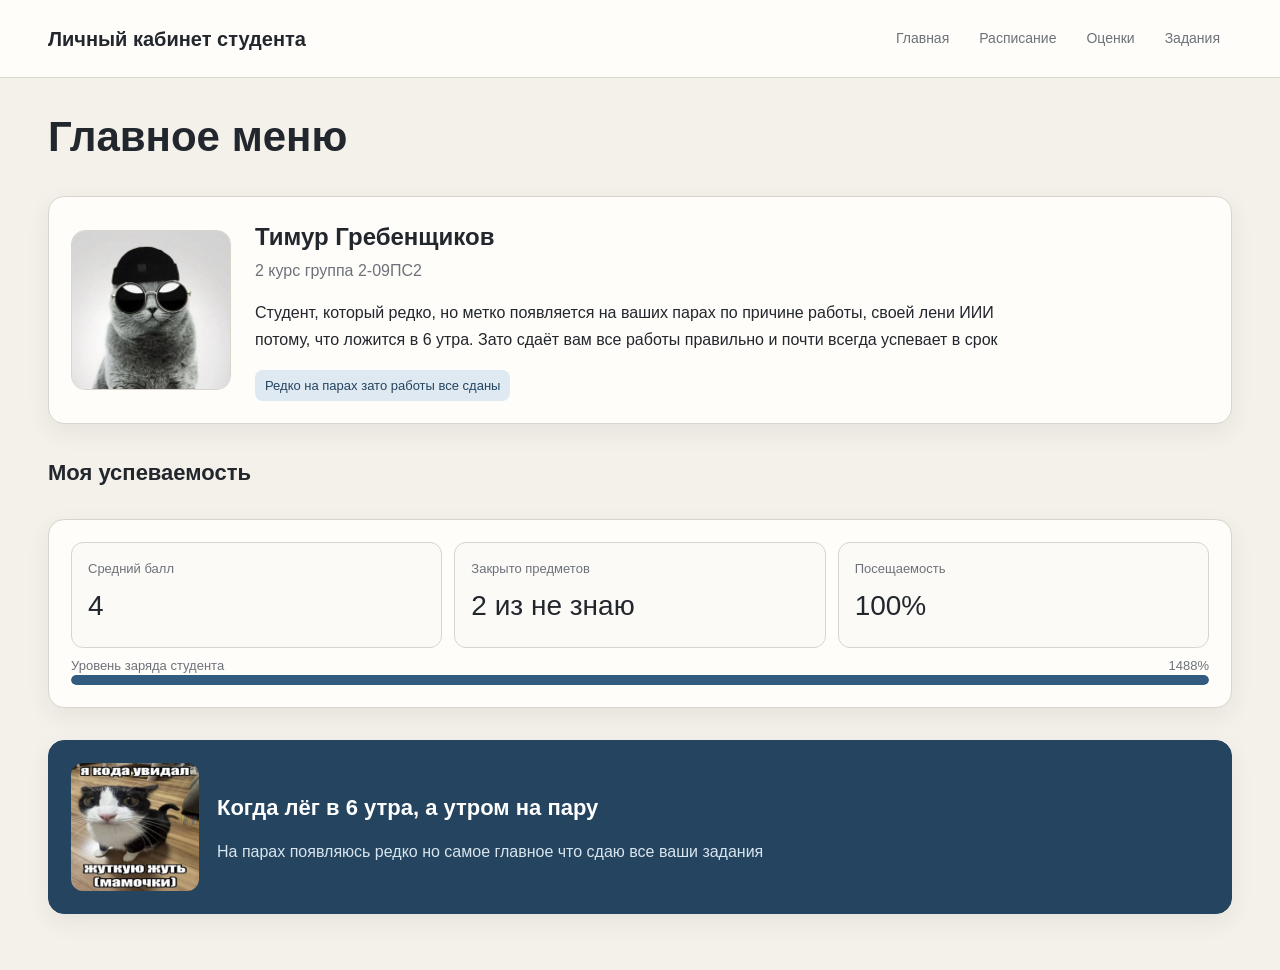
<file: index.html>
<!doctype html>
<html lang="ru">
<head>
    <meta charset="utf-8">
    <meta name="viewport" content="width=device-width, initial-scale=1">
    <title>Личный кабинет студента</title>
    <link rel="stylesheet" href="./css/style.css">
</head>
<body>
    <header class="header">
        <div class="head">
            <a class="logo" href="./index.html">Личный кабинет студента</a>
            <nav class="nav">
                <a href="./index.html">Главная</a>
                <a href="./schedule.html">Расписание</a>
                <a href="./grades.html">Оценки</a>
                <a href="./materials.html">Задания</a>
            </nav>
        </div>
    </header>

    <main class="main">
        <div class="title">
            <div>
                <h1>Главное меню</h1>
            </div>
        </div>

        <section class="card profile">
            <img class="avatar" src="./assets/images/crutost.png" alt="Это я">
            <div>
                <h2 class="name">Тимур Гребенщиков</h2>
                <p class="info">2 курс группа 2-09ПС2</p>
                <p class="about">
                    Студент, который редко, но метко появляется на ваших парах
                    по причине работы, своей лени ИИИ потому, что ложится в 6 утра.
                    Зато сдаёт вам все работы правильно и почти всегда успевает в срок
                </p>
                <span class="status">Редко на парах зато работы все сданы</span>
            </div>
        </section>

        <section class="block">
            <div class="line">
                <h2>Моя успеваемость</h2>
            </div>

            <div class="card">
                <div class="stats">
                    <div class="stat">
                        <div class="label">Средний балл</div>
                        <div class="number">4</div>
                    </div>
                    <div class="stat">
                        <div class="label">Закрыто предметов</div>
                        <div class="number">2 из не знаю</div>
                    </div>
                    <div class="stat">
                        <div class="label">Посещаемость</div>
                        <div class="number">100%</div>
                    </div>
                </div>

                <div class="battery">
                    <span>Уровень заряда студента</span>
                    <span>1488%</span>
                </div>
                <div class="progress">
                    <div class="bar" style="width: 100%;"></div>
                </div>
            </div>
        </section>

        <section class="block">
            <div class="card meme">
                <img src="./assets/images/strasnost.png" alt="Ужас, страшность">
                <div>
                    <h2>Когда лёг в 6 утра, а утром на пару</h2>
                    <p>
                        На парах появляюсь редко но самое главное что сдаю все ваши задания
                    </p>
                </div>
            </div>
        </section>
    </main>
    <script src="./js/main.js"></script>
</body>
</html>
</file>
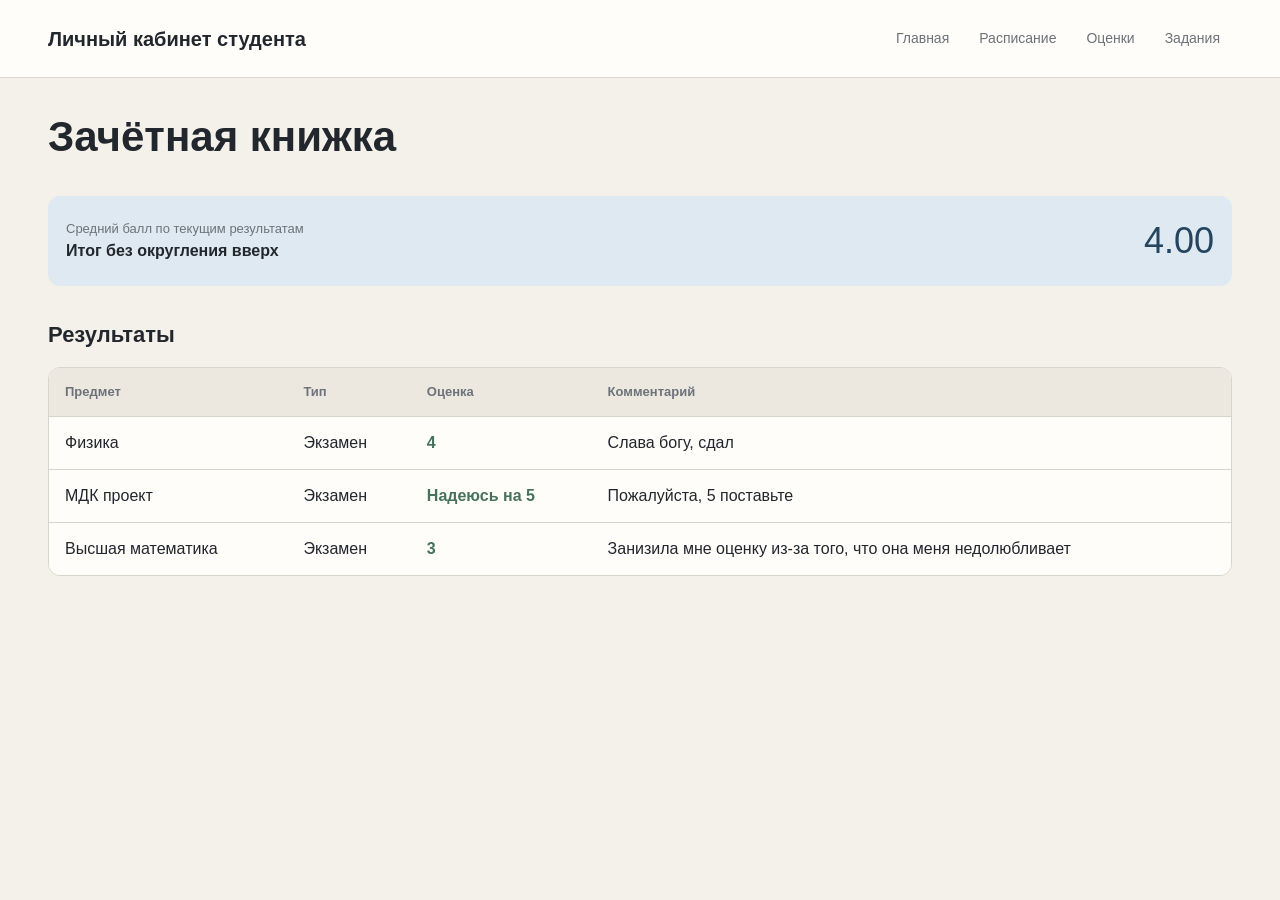
<file: grades.html>
<!doctype html>
<html lang="ru">
<head>
    <meta charset="utf-8">
    <meta name="viewport" content="width=device-width, initial-scale=1">
    <title>Оценки - Личный кабинет студента</title>
    <link rel="stylesheet" href="./css/style.css">
</head>
<body>
    <header class="header">
        <div class="head">
            <a class="logo" href="./index.html">Личный кабинет студента</a>
            <nav class="nav">
                <a href="./index.html">Главная</a>
                <a href="./schedule.html">Расписание</a>
                <a href="./grades.html">Оценки</a>
                <a href="./materials.html">Задания</a>
            </nav>
        </div>
    </header>

    <main class="main">
        <div class="title">
            <div>
                <h1>Зачётная книжка</h1>
            </div>
        </div>

        <div class="average">
            <div>
                <div class="gray small">Средний балл по текущим результатам</div>
                <strong>Итог без округления вверх</strong>
            </div>
            <div id="average-value" class="average-number">—</div>
        </div>

        <section class="block">
            <div class="tools">
                <h2>Результаты</h2>
            </div>

            <div class="table-box">
                <table>
                    <thead>
                        <tr>
                            <th>Предмет</th>
                            <th>Тип</th>
                            <th>Оценка</th>
                            <th>Комментарий</th>
                        </tr>
                    </thead>
                    <tbody>
                        <tr data-grade-row data-grade="4">
                            <td>Физика</td>
                            <td>Экзамен</td>
                            <td class="good">4</td>
                            <td>Слава богу, сдал</td>
                        </tr>
                        <tr data-grade-row data-grade="5">
                            <td>МДК проект</td>
                            <td>Экзамен</td>
                            <td class="good">Надеюсь на 5</td>
                            <td>Пожалуйста, 5 поставьте</td>
                        </tr>
                        <tr data-grade-row data-grade="3">
                            <td>Высшая математика</td>
                            <td>Экзамен</td>
                            <td class="good">3</td>
                            <td>Занизила мне оценку из-за того, что она меня недолюбливает</td>
                        </tr>
                    </tbody>
                </table>
            </div>
        </section>
    </main>
    <script src="./js/main.js"></script>
</body>
</html>
</file>
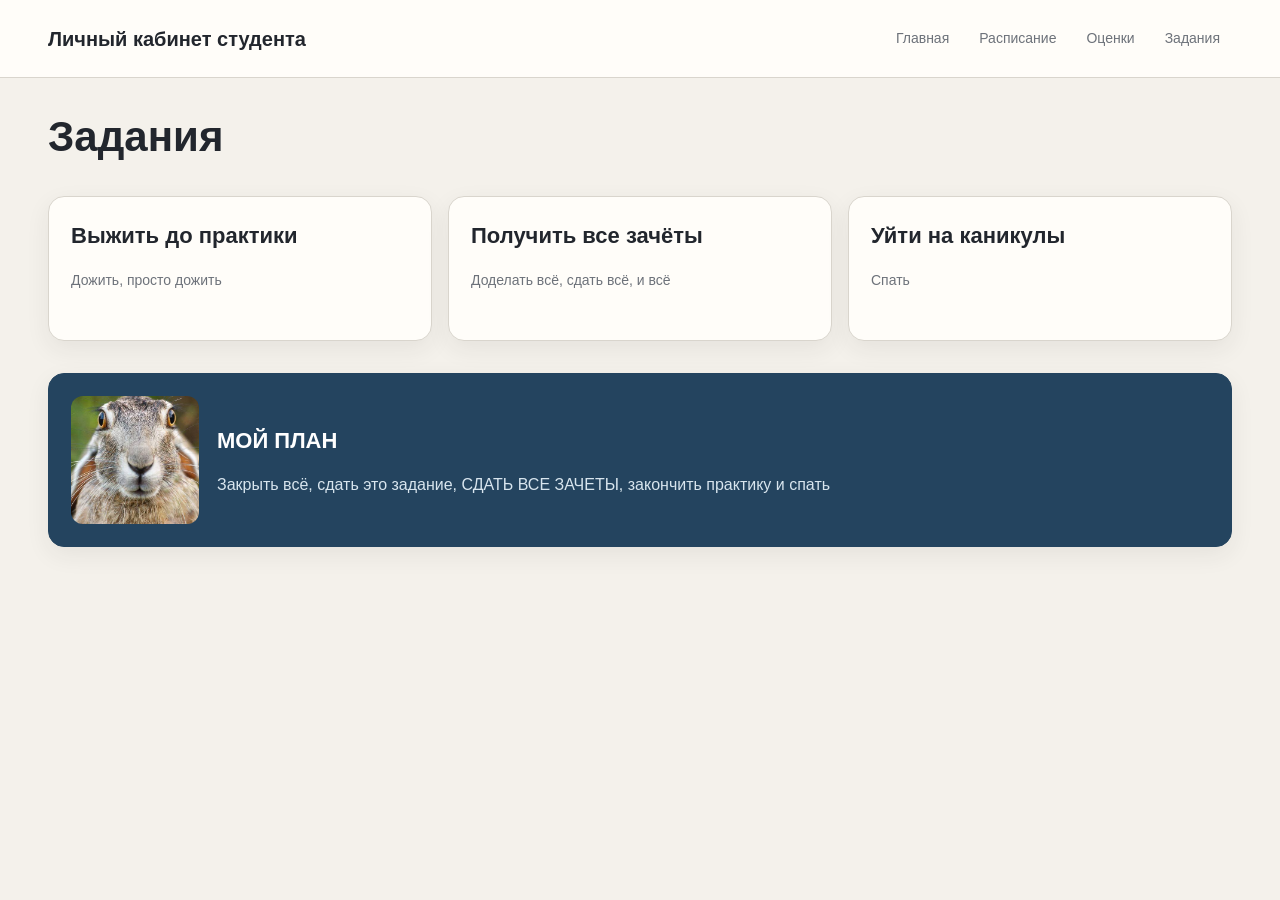
<file: materials.html>
<!doctype html>
<html lang="ru">
<head>
    <meta charset="utf-8">
    <meta name="viewport" content="width=device-width, initial-scale=1">
    <title>Задания Личный кабинет студента</title>
    <link rel="stylesheet" href="./css/style.css">
</head>
<body>
    <header class="header">
        <div class="head">
            <a class="logo" href="./index.html">Личный кабинет студента</a>
            <nav class="nav">
                <a href="./index.html">Главная</a>
                <a href="./schedule.html">Расписание</a>
                <a href="./grades.html">Оценки</a>
                <a href="./materials.html">Задания</a>
            </nav>
        </div>
    </header>

    <main class="main">
        <div class="title">
            <div>
                <h1>Задания</h1>
            </div>
        </div>

        <section class="grid cards-3 list">
            <article class="card material">
                <div class="card-head">
                    <h2>Выжить до практики</h2>
                </div>
                <p class="description">
                    Дожить, просто дожить
                </p>
            </article>

            <article class="card material">
                <div class="card-head">
                    <h2>Получить все зачёты</h2>
                </div>
                <p class="description">
                    Доделать всё, сдать всё, и всё
                </p>
            </article>

            <article class="card material">
                <div class="card-head">
                    <h2>Уйти на каникулы</h2>
                </div>
                <p class="description">
                    Спать
                </p>
            </article>
        </section>

        <section class="block">
            <div class="card meme">
                <img src="./assets/images/huiznaettkoeto.png" alt="не знаю кто это">
                <div>
                    <h2>МОЙ ПЛАН</h2>
                    <p>
                        Закрыть всё, сдать это задание, СДАТЬ ВСЕ ЗАЧЕТЫ, закончить практику и спать
                    </p>
                </div>
            </div>
        </section>
    </main>
    <script src="./js/main.js"></script>
</body>
</html>
</file>
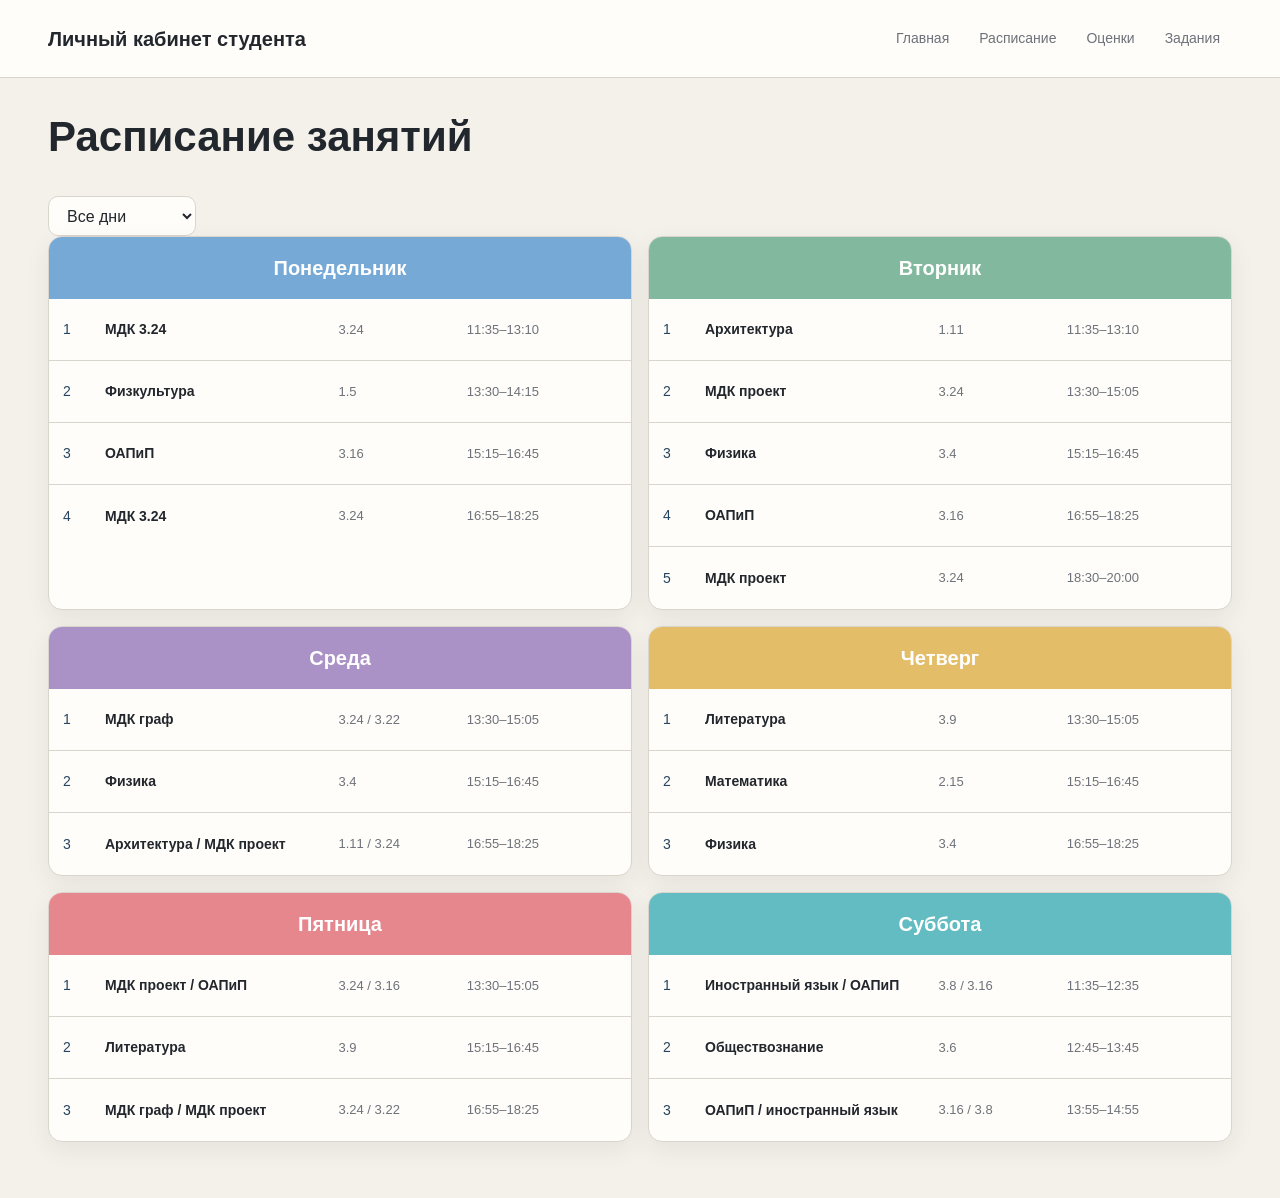
<file: schedule.html>
<!doctype html>
<html lang="ru">
<head>
    <meta charset="utf-8">
    <meta name="viewport" content="width=device-width, initial-scale=1">
    <title>Расписание - Личный кабинет студента</title>
    <link rel="stylesheet" href="./css/style.css">
</head>
<body>
    <header class="header">
        <div class="head">
            <a class="logo" href="./index.html">Личный кабинет студента</a>
            <nav class="nav">
                <a href="./index.html">Главная</a>
                <a href="./schedule.html">Расписание</a>
                <a href="./grades.html">Оценки</a>
                <a href="./materials.html">Задания</a>
            </nav>
        </div>
    </header>

    <main class="main">
        <div class="title">
            <div>
                <h1>Расписание занятий</h1>
            </div>
        </div>

        <div class="tools">
            <select id="day-filter">
                <option value="all">Все дни</option>
                <option value="monday">Понедельник</option>
                <option value="tuesday">Вторник</option>
                <option value="wednesday">Среда</option>
                <option value="thursday">Четверг</option>
                <option value="friday">Пятница</option>
                <option value="saturday">Суббота</option>
            </select>
        </div>

        <section class="days">
            <article class="day" data-day="monday">
                <h2 class="day-title monday">Понедельник</h2>
                <div class="row">
                    <span class="number">1</span><strong>МДК 3.24</strong><span>3.24</span><span>11:35–13:10</span>
                </div>
                <div class="row">
                    <span class="number">2</span><strong>Физкультура</strong><span>1.5</span><span>13:30–14:15</span>
                </div>
                <div class="row">
                    <span class="number">3</span><strong>ОАПиП</strong><span>3.16</span><span>15:15–16:45</span>
                </div>
                <div class="row">
                    <span class="number">4</span><strong>МДК 3.24</strong><span>3.24</span><span>16:55–18:25</span>
                </div>
            </article>

            <article class="day" data-day="tuesday">
                <h2 class="day-title tuesday">Вторник</h2>
                <div class="row"><span class="number">1</span><strong>Архитектура</strong><span>1.11</span><span>11:35–13:10</span></div>
                <div class="row"><span class="number">2</span><strong>МДК проект</strong><span>3.24</span><span>13:30–15:05</span></div>
                <div class="row"><span class="number">3</span><strong>Физика</strong><span>3.4</span><span>15:15–16:45</span></div>
                <div class="row"><span class="number">4</span><strong>ОАПиП</strong><span>3.16</span><span>16:55–18:25</span></div>
                <div class="row"><span class="number">5</span><strong>МДК проект</strong><span>3.24</span><span>18:30–20:00</span></div>
            </article>

            <article class="day" data-day="wednesday">
                <h2 class="day-title wednesday">Среда</h2>
                <div class="row"><span class="number">1</span><strong>МДК граф</strong><span>3.24 / 3.22</span><span>13:30–15:05</span></div>
                <div class="row"><span class="number">2</span><strong>Физика</strong><span>3.4</span><span>15:15–16:45</span></div>
                <div class="row"><span class="number">3</span><strong>Архитектура / МДК проект</strong><span>1.11 / 3.24</span><span>16:55–18:25</span></div>
            </article>

            <article class="day" data-day="thursday">
                <h2 class="day-title thursday">Четверг</h2>
                <div class="row"><span class="number">1</span><strong>Литература</strong><span>3.9</span><span>13:30–15:05</span></div>
                <div class="row"><span class="number">2</span><strong>Математика</strong><span>2.15</span><span>15:15–16:45</span></div>
                <div class="row"><span class="number">3</span><strong>Физика</strong><span>3.4</span><span>16:55–18:25</span></div>
            </article>

            <article class="day" data-day="friday">
                <h2 class="day-title friday">Пятница</h2>
                <div class="row"><span class="number">1</span><strong>МДК проект / ОАПиП</strong><span>3.24 / 3.16</span><span>13:30–15:05</span></div>
                <div class="row"><span class="number">2</span><strong>Литература</strong><span>3.9</span><span>15:15–16:45</span></div>
                <div class="row"><span class="number">3</span><strong>МДК граф / МДК проект</strong><span>3.24 / 3.22</span><span>16:55–18:25</span></div>
            </article>

            <article class="day" data-day="saturday">
                <h2 class="day-title saturday">Суббота</h2>
                <div class="row"><span class="number">1</span><strong>Иностранный язык / ОАПиП</strong><span>3.8 / 3.16</span><span>11:35–12:35</span></div>
                <div class="row"><span class="number">2</span><strong>Обществознание</strong><span>3.6</span><span>12:45–13:45</span></div>
                <div class="row"><span class="number">3</span><strong>ОАПиП / иностранный язык</strong><span>3.16 / 3.8</span><span>13:55–14:55</span></div>
            </article>
        </section>
    </main>
    <script src="./js/main.js"></script>
</body>
</html>
</file>
<file: css/style.css>
/* Основные настройки страницы */
:root {
    --bg: #f4f1eb;
    --white: #fffdf9;
    --light: #ece8e0;
    --text: #22262d;
    --gray: #6d727a;
    --border: #d9d5cd;
    --blue: #315c80;
    --blue-dark: #24445f;
    --blue-light: #dfe9f1;
    --green: #47715d;
    --red: #9a4e4e;
    --shadow: 0 8px 24px rgba(38, 42, 48, 0.07);
}

* {
    box-sizing: border-box;
}

body {
    margin: 0;
    background: var(--bg);
    color: var(--text);
    font-family: Arial, Helvetica, sans-serif;
    line-height: 1.5;
}

button,
select {
    font: inherit;
}

a {
    color: inherit;
}

.hidden {
    display: none !important;
}

:focus-visible {
    outline: 3px solid rgba(49, 92, 128, 0.35);
    outline-offset: 2px;
}

/* Верхняя часть сайта */
.header {
    background: var(--white);
    border-bottom: 1px solid var(--border);
}

.head {
    max-width: 1240px;
    margin: 0 auto;
    padding: 20px 28px;
    display: flex;
    align-items: center;
    justify-content: space-between;
    gap: 24px;
}

.logo {
    color: var(--text);
    font-size: 20px;
    font-weight: 600;
    text-decoration: none;
}

.nav {
    display: flex;
    gap: 6px;
    flex-wrap: wrap;
}

.nav a {
    padding: 8px 12px;
    border-radius: 10px;
    color: var(--gray);
    font-size: 14px;
    text-decoration: none;
}

.nav a:hover,
.nav a.active {
    background: var(--blue-light);
    color: var(--blue-dark);
}

/* Общая ширина и заголовки */
.main {
    max-width: 1240px;
    margin: 0 auto;
    padding: 36px 28px 56px;
}

.title {
    display: flex;
    align-items: end;
    justify-content: space-between;
    gap: 24px;
    margin-bottom: 28px;
}

h1,
h2,
h3,
p {
    margin-top: 0;
}

h1 {
    margin-bottom: 8px;
    font-size: clamp(28px, 4vw, 42px);
    line-height: 1.1;
}

h2 {
    margin-bottom: 16px;
    font-size: 22px;
}

.text {
    max-width: 650px;
    margin-bottom: 0;
    color: var(--gray);
}

.gray {
    color: var(--gray);
}

.small {
    font-size: 13px;
}

.block {
    margin-top: 32px;
}

.line {
    display: flex;
    align-items: baseline;
    justify-content: space-between;
    gap: 16px;
    margin-bottom: 14px;
}

/* Карточки */
.grid,
.days {
    display: grid;
    gap: 16px;
}

.cards-3 {
    grid-template-columns: repeat(3, minmax(0, 1fr));
}

.card {
    padding: 22px;
    background: var(--white);
    border: 1px solid var(--border);
    border-radius: 16px;
    box-shadow: var(--shadow);
}

.card-head {
    display: flex;
    align-items: start;
    justify-content: space-between;
    gap: 16px;
    margin-bottom: 18px;
}

.card-head h2,
.card-head h3 {
    margin-bottom: 0;
}

.profile {
    display: grid;
    grid-template-columns: 160px minmax(0, 1fr);
    gap: 24px;
    align-items: center;
}

.avatar {
    width: 160px;
    height: 160px;
    border: 1px solid var(--border);
    border-radius: 14px;
    object-fit: cover;
}

.name {
    margin-bottom: 4px;
    font-size: 24px;
}

.about {
    max-width: 760px;
    margin-bottom: 16px;
    line-height: 1.7;
}

.info {
    margin-bottom: 16px;
    color: var(--gray);
}

.status {
    display: inline-flex;
    align-items: center;
    gap: 8px;
    padding: 6px 10px;
    border-radius: 8px;
    background: var(--blue-light);
    color: var(--blue-dark);
    font-size: 13px;
}

/* Главная страница */
.stats {
    display: grid;
    grid-template-columns: repeat(3, 1fr);
    gap: 12px;
}

.stat {
    padding: 16px;
    border: 1px solid var(--border);
    border-radius: 12px;
    background: #fbfaf7;
}

.label {
    margin-bottom: 6px;
    color: var(--gray);
    font-size: 13px;
}

.number {
    margin-bottom: 4px;
    font-size: 28px;
    font-variant-numeric: tabular-nums;
}

.progress {
    height: 10px;
    overflow: hidden;
    background: var(--light);
    border-radius: 5px;
}

.bar {
    height: 100%;
    background: var(--blue);
    border-radius: 5px;
}

.battery {
    display: flex;
    align-items: center;
    justify-content: space-between;
    margin-top: 8px;
    color: var(--gray);
    font-size: 13px;
}

.meme {
    display: grid;
    grid-template-columns: 128px 1fr;
    gap: 18px;
    align-items: center;
    background: var(--blue-dark);
    border-color: var(--blue-dark);
    color: white;
}

.meme img {
    width: 128px;
    height: 128px;
    border-radius: 12px;
    object-fit: cover;
}

.meme p {
    margin-bottom: 0;
    color: #d8e5ee;
}

/* Кнопки, фильтры и таблицы */
select {
    min-height: 40px;
    padding: 9px 14px;
    border: 1px solid var(--border);
    border-radius: 10px;
    background: var(--white);
    color: var(--text);
    cursor: pointer;
}

select:hover {
    border-color: var(--blue);
}

.average {
    display: flex;
    align-items: center;
    justify-content: space-between;
    gap: 20px;
    padding: 18px;
    border-radius: 12px;
    background: var(--blue-light);
}

.average-number {
    color: var(--blue-dark);
    font-size: 36px;
    font-variant-numeric: tabular-nums;
}

.table-box {
    overflow-x: auto;
    border: 1px solid var(--border);
    border-radius: 12px;
}

table {
    width: 100%;
    min-width: 650px;
    border-collapse: collapse;
    background: var(--white);
}

th,
td {
    padding: 14px 16px;
    text-align: left;
    border-bottom: 1px solid var(--border);
}

th {
    background: var(--light);
    color: var(--gray);
    font-size: 13px;
}

tr:last-child td {
    border-bottom: 0;
}

.good {
    color: var(--green);
    font-weight: 600;
}

/* Расписание */
.days {
    grid-template-columns: repeat(2, minmax(0, 1fr));
}

.day {
    overflow: hidden;
    background: var(--white);
    border: 1px solid var(--border);
    border-radius: 14px;
    box-shadow: var(--shadow);
}

.day-title {
    margin: 0;
    padding: 16px;
    color: white;
    font-size: 20px;
    text-align: center;
}

.monday { background: #76a9d6; }
.tuesday { background: #82b99e; }
.wednesday { background: #aa91c6; }
.thursday { background: #e3bd67; }
.friday { background: #e6868d; }
.saturday { background: #63bcc2; }

.row {
    display: grid;
    grid-template-columns: 34px 1.5fr 0.8fr 1fr;
    gap: 8px;
    align-items: center;
    min-height: 62px;
    padding: 10px 14px;
    border-bottom: 1px solid var(--border);
    font-size: 13px;
}

.row:last-child {
    border-bottom: 0;
}

.row strong {
    font-size: 14px;
}

.row span {
    color: var(--gray);
}

.row .number {
    margin: 0;
    color: var(--blue-dark);
    font-size: 14px;
}

/* Задания */
.description {
    min-height: 48px;
    margin-bottom: 0;
    color: var(--gray);
    font-size: 14px;
}

@media (max-width: 820px) {
    .head,
    .title {
        align-items: flex-start;
        flex-direction: column;
    }

    .nav {
        width: 100%;
    }

    .cards-3,
    .days {
        grid-template-columns: 1fr;
    }

    .stats {
        grid-template-columns: 1fr;
    }

    .profile,
    .meme {
        grid-template-columns: 1fr;
    }

    .avatar {
        width: 160px;
        height: 160px;
    }

    .meme img {
        width: 100%;
        height: 220px;
    }
}

@media (max-width: 520px) {
    .head,
    .main {
        padding-right: 18px;
        padding-left: 18px;
    }

    .card {
        padding: 18px;
    }

    .row {
        grid-template-columns: 28px 1.4fr 0.8fr;
    }

    .row span:last-child {
        grid-column: 2 / 4;
    }
}
</file>
